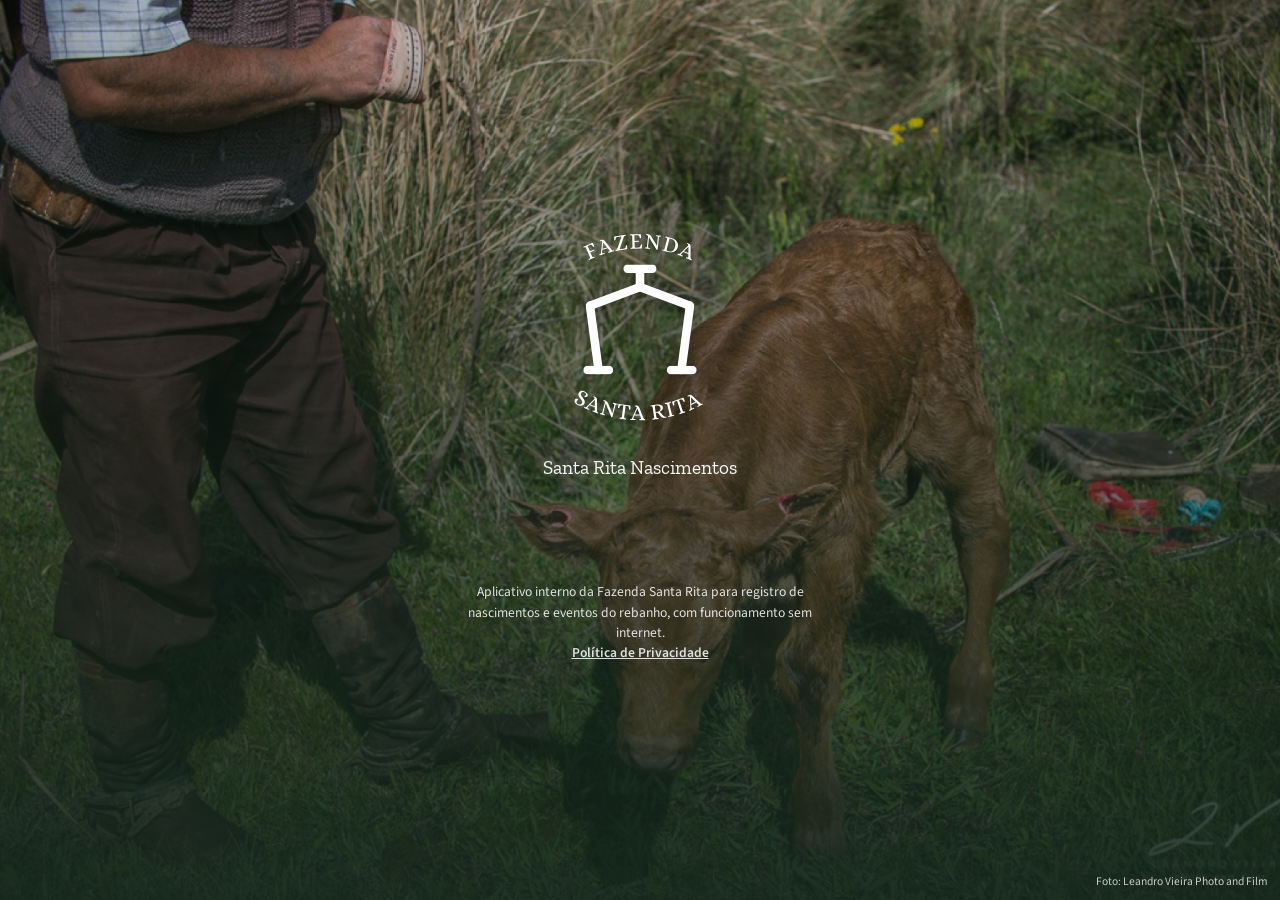
<file: index.html>
<!doctype html>
<html lang="pt-BR">
<head>
  <meta charset="utf-8">
  <meta name="viewport" content="width=device-width, initial-scale=1, viewport-fit=cover">
  <meta name="theme-color" content="#1f3a2c">
  <meta name="mobile-web-app-capable" content="yes">
  <meta name="apple-mobile-web-app-capable" content="yes">
  <meta name="apple-mobile-web-app-status-bar-style" content="black-translucent">
  <meta name="apple-mobile-web-app-title" content="Nascimentos">
  <title>Santa Rita Nascimentos</title>
  <link rel="manifest" href="manifest.webmanifest">
  <link rel="icon" href="img/icon-192.png?v=2">
  <link rel="apple-touch-icon" href="img/icon-180.png?v=2">
  <link rel="preconnect" href="https://fonts.googleapis.com">
  <link rel="preconnect" href="https://fonts.gstatic.com" crossorigin>
  <link href="https://fonts.googleapis.com/css2?family=Source+Sans+3:wght@400;600;700&family=Zilla+Slab:wght@500;600;700&display=swap" rel="stylesheet">
  <link rel="stylesheet" href="styles.css">
</head>
<body>

<!-- ===== Tela de entrada ===== -->
<section id="login" class="login" hidden>
  <div class="login-card">
    <img src="img/logo-branco.svg" alt="Fazenda Santa Rita" class="login-logo">
    <p class="login-sub">Santa Rita Nascimentos</p>
    <div id="gbtn" class="gbtn"></div>
    <p id="login-msg" class="login-msg"></p>
    <p class="login-sobre">Aplicativo interno da Fazenda Santa Rita para registro de nascimentos e eventos do rebanho, com funcionamento sem internet.<br>
      <a href="privacidade.html">Política de Privacidade</a></p>
  </div>
  <span class="credito">Foto: Leandro Vieira Photo and Film</span>
</section>

<!-- ===== App ===== -->
<div id="app" hidden>
  <header class="hero">
    <div class="hero-inner">
      <img src="img/logo-branco.svg" alt="Fazenda Santa Rita" class="hero-logo">
      <div class="hero-text">
        <div class="eyebrow">Santa Rita · Nascimentos</div>
        <h1 id="titulo">Caderno de Nascimentos</h1>
      </div>
      <div class="sync">
        <span id="sync-status" class="pill">…</span>
        <button id="btn-sync" class="btn-hero" type="button">Sincronizar</button>
      </div>
    </div>
  </header>

  <div id="relogin" class="banner" hidden>
    <span>Para enviar os registros à planilha, entre com o Google <b>uma última vez</b> neste aparelho. Depois disso, não será mais pedido.</span>
    <div id="relogin-btn"></div>
  </div>
  <div id="demo" class="banner banner-demo" hidden>
    <span>Modo demonstração: os registros ficam só neste aparelho. Configure o <code>config.js</code> para ligar a planilha.</span>
  </div>

  <main>
    <!-- Registrar -->
    <section id="tab-registrar" class="tab">
      <form id="form" class="card" novalidate autocomplete="off">
        <div class="card-head">
          <h2 id="form-titulo">Registrar nascimento</h2>
          <button type="button" id="btn-cancelar" class="btn-light" hidden>Cancelar edição</button>
        </div>
        <p class="muted">Funciona sem sinal: o registro fica salvo neste aparelho e sincroniza quando a internet voltar.</p>

        <div class="grid">
          <label class="field">
            <span>Data do nascimento</span>
            <input type="date" name="data" required>
          </label>
          <label class="field">
            <span>Brinco / ID da mãe</span>
            <div class="campo-brinco">
              <input type="text" name="mae" placeholder="Ex.: 214" required inputmode="numeric" autocomplete="off" autocorrect="off" autocapitalize="characters" spellcheck="false">
              <button type="button" class="btn-teclado" data-alvo="mae" aria-label="Trocar para letras">ABC</button>
            </div>
          </label>
          <p id="aviso" class="aviso full" hidden></p>

          <label class="field full">
            <span>Pai <small>(IA = touro da IATF/última IA · MN = monta natural)</small></span>
            <div class="campo-pai">
              <input type="text" name="pai" placeholder="Preenchido ao digitar a mãe" list="lista-pais" autocomplete="off">
              <div class="btns-pai" role="group" aria-label="Origem do pai">
                <button type="button" class="btn-pai" data-pai="IA">IA</button>
                <button type="button" class="btn-pai" data-pai="MN">MN</button>
              </div>
            </div>
            <datalist id="lista-pais"></datalist>
            <small id="dica-pai" class="dica"></small>
          </label>

          <label class="field">
            <span>Gestação <small>(dias)</small></span>
            <input type="number" name="gestacao" placeholder="Em branco se monta natural" inputmode="numeric" min="0" max="400">
          </label>
          <div class="field">
            <span>Gêmeos?</span>
            <div class="seg seg-2" role="radiogroup" id="seg-gemeo">
              <button type="button" data-v="Não" class="on">Não</button>
              <button type="button" data-v="Sim">Sim</button>
            </div>
          </div>

          <label class="field">
            <span>Brinco do terneiro <small>(opcional)</small></span>
            <div class="campo-brinco">
              <input type="text" name="brinco" placeholder="Se já identificado" inputmode="numeric" autocomplete="off" autocorrect="off" autocapitalize="characters" spellcheck="false">
              <button type="button" class="btn-teclado" data-alvo="brinco" aria-label="Trocar para letras">ABC</button>
            </div>
          </label>
          <label class="field">
            <span>Peso ao nascer <small>(kg, opcional)</small></span>
            <input type="number" name="peso" placeholder="Ex.: 32" inputmode="decimal" min="0" max="90" step="0.1">
          </label>
          <div class="field">
            <span>Sexo do terneiro</span>
            <div class="seg" role="radiogroup" id="seg-sexo">
              <button type="button" data-v="Fêmea">Fêmea</button>
              <button type="button" data-v="Macho">Macho</button>
              <button type="button" data-v="Não sei" class="on">Não sei</button>
            </div>
          </div>
          <label class="field">
            <span>Situação</span>
            <select name="situacao">
              <option>Vivo</option>
              <option>Enxertado</option>
              <option>Natimorto</option>
              <option>Morreu após o parto</option>
              <option>Aborto</option>
            </select>
          </label>

          <fieldset id="bloco-gemeo" class="gemeo full" hidden>
            <legend>2º terneiro</legend>
            <div class="grid">
              <label class="field">
                <span>Brinco do 2º terneiro <small>(opcional)</small></span>
                <div class="campo-brinco">
                  <input type="text" name="brinco2" placeholder="Se já identificado" inputmode="numeric" autocomplete="off" autocorrect="off" autocapitalize="characters" spellcheck="false">
                  <button type="button" class="btn-teclado" data-alvo="brinco2" aria-label="Trocar para letras">ABC</button>
                </div>
              </label>
              <label class="field">
                <span>Peso do 2º terneiro <small>(kg, opcional)</small></span>
                <input type="number" name="peso2" placeholder="Ex.: 32" inputmode="decimal" min="0" max="90" step="0.1">
              </label>
              <div class="field">
                <span>Sexo do 2º terneiro</span>
                <div class="seg" role="radiogroup" id="seg-sexo2">
                  <button type="button" data-v="Fêmea">Fêmea</button>
                  <button type="button" data-v="Macho">Macho</button>
                  <button type="button" data-v="Não sei" class="on">Não sei</button>
                </div>
              </div>
              <label class="field">
                <span>Situação do 2º terneiro</span>
                <select name="situacao2">
                  <option>Vivo</option>
                  <option>Enxertado</option>
                  <option>Natimorto</option>
                  <option>Morreu após o parto</option>
                  <option>Aborto</option>
                </select>
              </label>
            </div>
            <p class="muted">Serão salvas duas linhas, uma para cada terneiro, com os mesmos dados do parto.</p>
          </fieldset>

          <label class="field full">
            <span>Observações <small>(opcional)</small></span>
            <textarea name="obs" rows="3" placeholder="Parto, saúde, qualquer detalhe…"></textarea>
          </label>
        </div>

        <div class="actions">
          <button type="submit" class="btn-primary" id="btn-salvar">Salvar registro</button>
        </div>
      </form>

      <div class="card">
        <div class="card-head"><h2>Últimos registros</h2></div>
        <div id="ultimos" class="lista"></div>
      </div>
    </section>

    <!-- Consulta -->
    <section id="tab-consulta" class="tab" hidden>
      <div class="card">
        <div class="filtros">
          <input type="search" id="busca" placeholder="Buscar mãe, brinco, pai ou observação">
          <select id="f-situacao">
            <option value="">Todas as situações</option>
            <option value="vivos">Vivos</option>
            <option value="perdas">Perdas</option>
            <option>Vivo</option><option>Enxertado</option><option>Natimorto</option>
            <option>Morreu após o parto</option><option>Aborto</option>
          </select>
          <select id="f-sexo">
            <option value="">Ambos os sexos</option>
            <option>Fêmea</option><option>Macho</option><option>Não sei</option>
          </select>
          <select id="f-ano"></select>
        </div>
        <div class="lista-topo">
          <span id="contagem" class="muted"></span>
          <button type="button" id="btn-csv" class="btn-light">Baixar planilha (CSV)</button>
        </div>
      </div>
      <div id="lista" class="lista"></div>
      <button type="button" id="btn-mais" class="btn-light mais" hidden>Mostrar mais</button>
    </section>

    <!-- Painel -->
    <section id="tab-painel" class="tab" hidden>
      <div class="painel-topo">
        <h2>Resumo da parição</h2>
        <select id="p-ano"></select>
      </div>
      <div id="kpis" class="kpis"></div>
      <div class="painel-grid">
        <div class="card"><h3>Nascimentos por mês</h3><div id="g-mes" class="colunas"></div></div>
        <div class="card"><h3>Situação ao nascer</h3><div id="g-sit" class="barras"></div></div>
        <div class="card full">
          <h3>Peso ao nascer</h3>
          <p id="h-resumo" class="muted"></p>
          <div id="g-peso" class="hist"></div>
          <p id="h-info" class="h-info">Toque numa barra para ver a faixa.</p>
        </div>
        <div class="card full"><h3>Por pai (touro)</h3><div id="t-pai"></div></div>
      </div>
    </section>
  </main>

  <footer class="rodape">
    <span id="quem"></span>
    <button type="button" id="btn-sair" class="link">Sair</button>
    · <a href="privacidade.html" class="link">Privacidade</a>
  </footer>

  <nav class="tabbar">
    <button type="button" data-tab="registrar" class="on">
      <svg viewBox="0 0 24 24"><path d="M12 5v14M5 12h14"/></svg>Registrar
    </button>
    <button type="button" data-tab="consulta">
      <svg viewBox="0 0 24 24"><path d="M4 6h16M4 12h16M4 18h10"/></svg>Consulta
    </button>
    <button type="button" data-tab="painel">
      <svg viewBox="0 0 24 24"><path d="M5 20V11M12 20V5M19 20v-6"/></svg>Painel
    </button>
  </nav>
</div>

<div id="toast" class="toast" role="status" aria-live="polite"></div>

<script src="config.js"></script>
<script src="app.js"></script>
<script src="https://accounts.google.com/gsi/client" async defer></script>
</body>
</html>
</file>
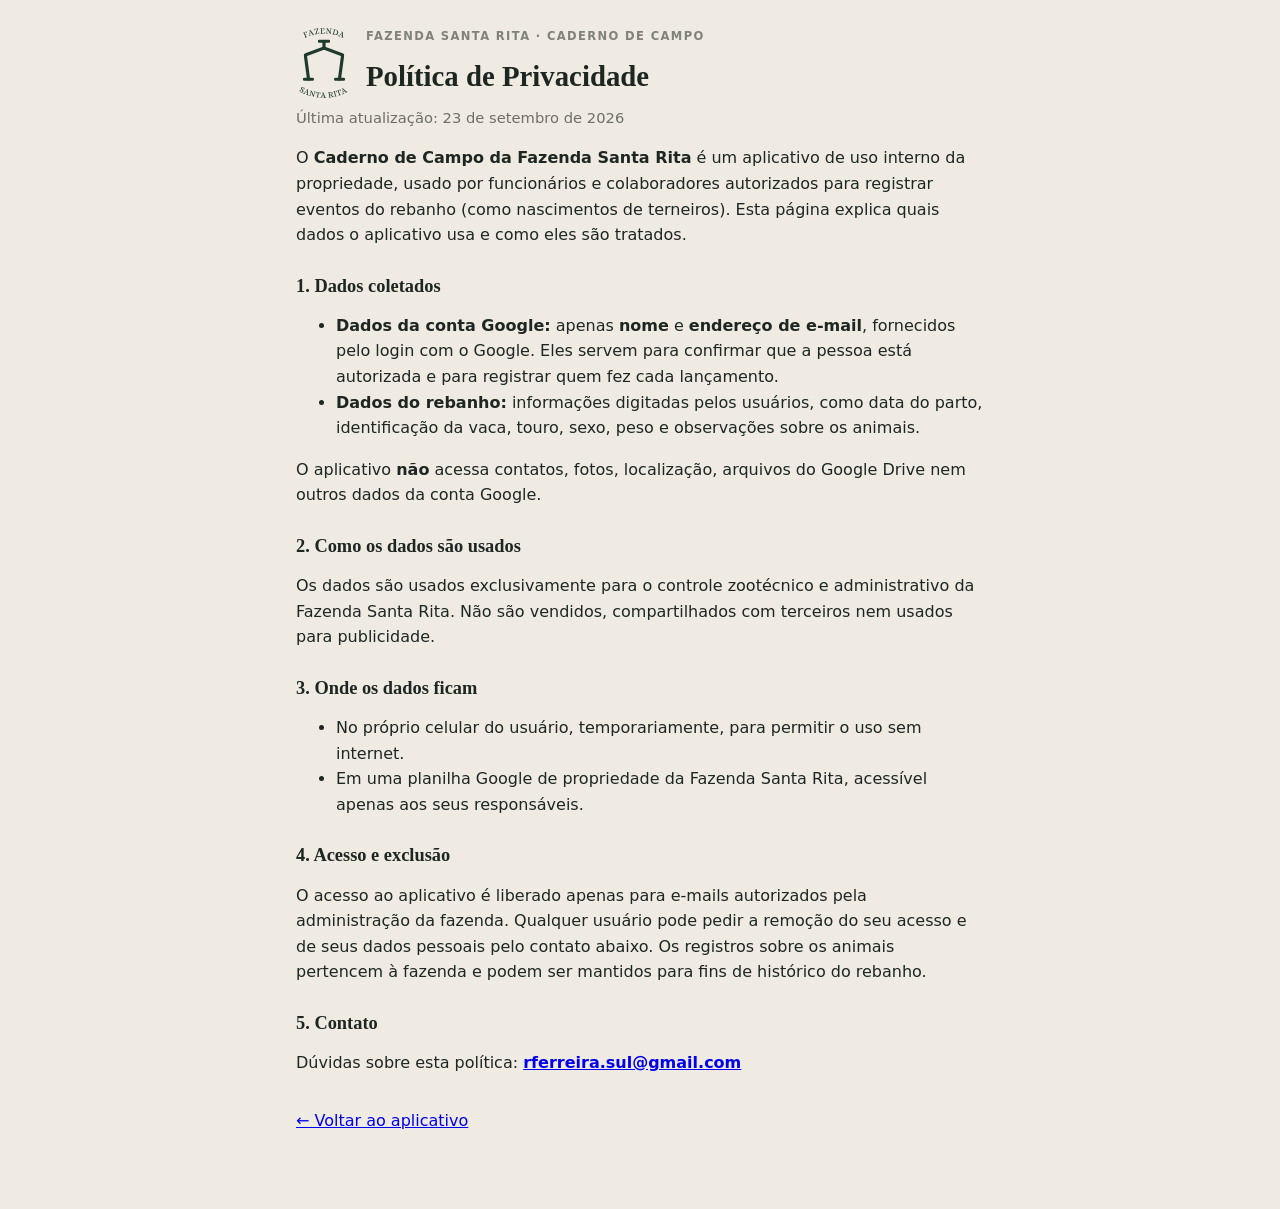
<file: privacidade.html>
<!doctype html>
<html lang="pt-BR">
<head>
  <meta charset="utf-8">
  <meta name="viewport" content="width=device-width, initial-scale=1">
  <title>Política de Privacidade · Fazenda Santa Rita</title>
  <link rel="icon" href="img/icon-192.png?v=2">
  <link rel="stylesheet" href="styles.css">
  <style>
    .doc { max-width: 720px; margin: 0 auto; padding: 24px 16px 60px; }
    .doc h1 { font-size: 1.8rem; margin: 16px 0 4px; }
    .doc h2 { font-size: 1.15rem; margin: 28px 0 8px; }
    .doc p, .doc li { line-height: 1.6; }
    .doc .topo { display: flex; align-items: center; gap: 14px; }
    .doc .topo img { width: 56px; }
  </style>
</head>
<body>
<main class="doc">
  <div class="topo">
    <img src="img/logo.svg" alt="Fazenda Santa Rita">
    <div>
      <div class="eyebrow" style="color:var(--muted)">Fazenda Santa Rita · Caderno de Campo</div>
      <h1>Política de Privacidade</h1>
    </div>
  </div>
  <p class="muted">Última atualização: 23 de setembro de 2026</p>

  <p>O <b>Caderno de Campo da Fazenda Santa Rita</b> é um aplicativo de uso interno da propriedade,
  usado por funcionários e colaboradores autorizados para registrar eventos do rebanho
  (como nascimentos de terneiros). Esta página explica quais dados o aplicativo usa e como eles são tratados.</p>

  <h2>1. Dados coletados</h2>
  <ul>
    <li><b>Dados da conta Google:</b> apenas <b>nome</b> e <b>endereço de e-mail</b>, fornecidos pelo login com o Google.
      Eles servem para confirmar que a pessoa está autorizada e para registrar quem fez cada lançamento.</li>
    <li><b>Dados do rebanho:</b> informações digitadas pelos usuários, como data do parto, identificação da vaca,
      touro, sexo, peso e observações sobre os animais.</li>
  </ul>
  <p>O aplicativo <b>não</b> acessa contatos, fotos, localização, arquivos do Google Drive nem outros dados da conta Google.</p>

  <h2>2. Como os dados são usados</h2>
  <p>Os dados são usados exclusivamente para o controle zootécnico e administrativo da Fazenda Santa Rita.
  Não são vendidos, compartilhados com terceiros nem usados para publicidade.</p>

  <h2>3. Onde os dados ficam</h2>
  <ul>
    <li>No próprio celular do usuário, temporariamente, para permitir o uso sem internet.</li>
    <li>Em uma planilha Google de propriedade da Fazenda Santa Rita, acessível apenas aos seus responsáveis.</li>
  </ul>

  <h2>4. Acesso e exclusão</h2>
  <p>O acesso ao aplicativo é liberado apenas para e-mails autorizados pela administração da fazenda.
  Qualquer usuário pode pedir a remoção do seu acesso e de seus dados pessoais pelo contato abaixo.
  Os registros sobre os animais pertencem à fazenda e podem ser mantidos para fins de histórico do rebanho.</p>

  <h2>5. Contato</h2>
  <p>Dúvidas sobre esta política: <a href="mailto:rferreira.sul@gmail.com"><b>rferreira.sul@gmail.com</b></a></p>

  <p style="margin-top:32px"><a href="./">← Voltar ao aplicativo</a></p>
</main>
</body>
</html>
</file>
<file: styles.css>
:root {
  --bg: #efebe3;
  --card: #ffffff;
  --field: #ece8df;
  --ink: #1d2621;
  --muted: #6d6f66;
  --line: #ddd6c8;
  --brand: #1f3a2c;        /* verde do campo */
  --primary: #27495a;      /* azul-petróleo dos botões */
  --vivo: #2f7a43;
  --vivo-bg: #e1f0e3;
  --perda: #b3362f;
  --perda-bg: #f8dfdc;
  --enx: #b26b12;
  --enx-bg: #f7ead6;
  --rust: #a4532b;         /* pelagem do terneiro */
  --tag: #2aa7b8;          /* brinco azul */
  --radius: 14px;
  --serif: "Zilla Slab", Georgia, serif;
  --sans: "Source Sans 3", system-ui, -apple-system, "Segoe UI", sans-serif;
  color-scheme: light;
}

* { box-sizing: border-box; }
html, body { margin: 0; }
body {
  background: var(--bg);
  color: var(--ink);
  font: 16px/1.4 var(--sans);
  -webkit-tap-highlight-color: transparent;
}
[hidden] { display: none !important; }
button, input, select, textarea { font: inherit; color: inherit; }
button { cursor: pointer; }
h1, h2, h3 { font-family: var(--serif); margin: 0; line-height: 1.15; }
h2 { font-size: 1.25rem; }
h3 { font-size: 1.05rem; margin-bottom: 12px; }
.muted { color: var(--muted); font-size: .92rem; margin: 4px 0 14px; }
code { background: #0000000f; padding: 1px 5px; border-radius: 4px; }

/* ---------- Entrada ---------- */
.login {
  min-height: 100dvh;
  display: grid;
  place-items: center;
  padding: 24px 16px;
  background:
    linear-gradient(180deg, rgba(20, 38, 28, .25) 0%, rgba(20, 38, 28, .55) 45%, rgba(20, 38, 28, .9) 100%),
    url("img/fundo-4.jpg") 58% center / cover no-repeat;
  position: relative;
  color: #fff;
}
.credito { position: absolute; right: 12px; bottom: calc(10px + env(safe-area-inset-bottom)); font-size: .72rem; opacity: .75; }
.login-card { text-align: center; max-width: 360px; width: 100%; }
.login-sobre { margin-top: 28px; font-size: .85rem; opacity: .85; line-height: 1.5; }
.login-sobre a { color: #fff; font-weight: 600; }
.login-logo { width: 150px; height: auto; filter: drop-shadow(0 2px 8px rgba(0,0,0,.35)); }
.login-sub { font-family: var(--serif); font-size: 1.2rem; margin: 18px 0 28px; opacity: .95; }
.gbtn { display: flex; justify-content: center; min-height: 44px; }
.login-msg { margin-top: 18px; font-size: .95rem; background: rgba(0,0,0,.35); border-radius: 10px; padding: 0; }
.login-msg:not(:empty) { padding: 10px 12px; }

/* ---------- Cabeçalho ---------- */
.hero {
  background:
    linear-gradient(90deg, rgba(20, 38, 28, .92) 0%, rgba(20, 38, 28, .7) 45%, rgba(20, 38, 28, .25) 100%),
    url("img/fundo-1.jpg") right bottom / cover no-repeat;
  color: #fff;
  padding: calc(env(safe-area-inset-top) + 14px) 16px 18px;
}
.hero-inner {
  max-width: 900px;
  margin: 0 auto;
  display: grid;
  grid-template-columns: auto 1fr;
  grid-template-areas: "logo text" "sync sync";
  gap: 10px 14px;
  align-items: center;
}
.hero-logo { grid-area: logo; width: 58px; height: auto; }
.hero-text { grid-area: text; }
.eyebrow { text-transform: uppercase; letter-spacing: .12em; font-size: .72rem; font-weight: 700; opacity: .85; }
.hero h1 { font-size: 1.55rem; margin-top: 2px; }
.sync { grid-area: sync; display: flex; gap: 8px; align-items: center; }
.pill {
  display: inline-flex; align-items: center; gap: 6px;
  padding: 5px 12px; border-radius: 999px;
  background: rgba(255,255,255,.92); color: var(--ink);
  font-size: .85rem; font-weight: 600;
}
.pill::before { content: ""; width: 8px; height: 8px; border-radius: 50%; background: var(--muted); }
.pill.ok::before { background: var(--vivo); }
.pill.pend::before { background: var(--enx); }
.pill.off::before { background: var(--perda); }
.btn-hero {
  border: 1px solid rgba(255,255,255,.7); background: rgba(255,255,255,.12);
  color: #fff; border-radius: 999px; padding: 5px 14px; font-weight: 600; font-size: .85rem;
}
@media (min-width: 720px) {
  .hero-inner { grid-template-columns: auto 1fr auto; grid-template-areas: "logo text sync"; }
  .hero-logo { width: 72px; }
  .hero h1 { font-size: 1.9rem; }
}

.banner {
  max-width: 900px; margin: 12px auto 0; padding: 12px 14px;
  background: var(--enx-bg); color: #6b4108; border-radius: 12px;
  display: flex; flex-wrap: wrap; gap: 10px; align-items: center; justify-content: space-between;
  font-size: .95rem;
}
.banner-demo { background: #e3edf1; color: var(--primary); }
@media (max-width: 932px) { .banner { margin: 12px 16px 0; } }

/* ---------- Layout ---------- */
main { max-width: 900px; margin: 0 auto; padding: 16px 16px 8px; }
.card {
  background: var(--card); border: 1px solid var(--line); border-radius: var(--radius);
  padding: 18px; margin-bottom: 16px; box-shadow: 0 1px 2px rgba(0,0,0,.03);
}
.card-head { display: flex; justify-content: space-between; align-items: center; gap: 10px; }

/* ---------- Formulário ---------- */
.grid { display: grid; grid-template-columns: 1fr 1fr; gap: 14px 16px; }
.field { display: flex; flex-direction: column; gap: 6px; min-width: 0; }
.field > span { font-weight: 600; font-size: .92rem; }
.field small { font-weight: 400; color: var(--muted); }
.full { grid-column: 1 / -1; }
@media (max-width: 560px) { .grid { grid-template-columns: 1fr; } }

input, select, textarea {
  width: 100%; border: 1px solid transparent; background: var(--field);
  border-radius: 10px; padding: 12px 12px; min-height: 48px; font-size: 1rem;
}
textarea { resize: vertical; min-height: 84px; }
input[type="date"] { -webkit-appearance: none; appearance: none; display: block; min-width: 0; text-align: left; }
input[type="date"]::-webkit-date-and-time-value { text-align: left; }
select { appearance: none; background-image: linear-gradient(45deg, transparent 50%, var(--muted) 50%), linear-gradient(135deg, var(--muted) 50%, transparent 50%); background-position: calc(100% - 18px) 50%, calc(100% - 13px) 50%; background-size: 5px 5px; background-repeat: no-repeat; padding-right: 34px; }
input:focus, select:focus, textarea:focus { outline: none; border-color: var(--primary); background: #fff; }
input.erro { border-color: var(--perda); background: #fff5f4; }
.campo-brinco { position: relative; }
.campo-brinco input { padding-right: 70px; }
.btn-teclado {
  position: absolute; right: 7px; top: 50%; transform: translateY(-50%);
  min-width: 54px; height: 34px; border: 1px solid var(--line); border-radius: 8px;
  background: #fff; color: var(--primary); font-weight: 700; font-size: .85rem;
}
.dica { color: var(--primary) !important; font-size: .88rem; min-height: 1em; }

.seg { display: grid; grid-template-columns: repeat(3, 1fr); background: var(--field); border-radius: 10px; padding: 3px; gap: 3px; min-height: 48px; }
.seg-2 { grid-template-columns: repeat(2, 1fr); }
.gemeo { border: 1px dashed var(--primary); border-radius: 12px; padding: 12px 14px 4px; margin: 0; background: #f5f8f9; }
.gemeo legend { font-weight: 700; color: var(--primary); padding: 0 6px; }
.gemeo .muted { margin: 10px 0 8px; }
.badge.gem { background: #e3edf1; color: var(--primary); }
.seg button { border: 0; background: transparent; border-radius: 8px; font-weight: 600; color: var(--muted); }
.seg button.on { background: var(--primary); color: #fff; }

.aviso { background: var(--enx-bg); color: #6b4108; padding: 10px 12px; border-radius: 10px; margin: 0; font-size: .95rem; }
.campo-pai { position: relative; }
.campo-pai input { padding-right: 106px; }
.btns-pai { position: absolute; right: 7px; top: 50%; transform: translateY(-50%); display: flex; gap: 5px; }
.btn-pai {
  min-width: 44px; height: 34px; border: 1px solid var(--line); border-radius: 8px;
  background: #fff; color: var(--primary); font-weight: 700; font-size: .85rem;
}
.btn-pai.on { background: var(--primary); border-color: var(--primary); color: #fff; }
.actions { display: flex; justify-content: flex-end; margin-top: 16px; }
.btn-primary {
  background: var(--primary); color: #fff; border: 0; border-radius: 10px;
  padding: 13px 26px; font-weight: 700; font-size: 1rem; min-height: 48px;
}
.btn-primary:active { transform: translateY(1px); }
@media (max-width: 560px) { .btn-primary { width: 100%; } }
.btn-light {
  background: #fff; border: 1px solid var(--line); border-radius: 9px;
  padding: 7px 12px; font-weight: 600; font-size: .9rem; color: var(--primary);
}
.btn-light.perigo { color: var(--perda); }
.link { background: none; border: 0; color: var(--primary); font-weight: 600; text-decoration: underline; }

/* ---------- Lista de registros ---------- */
.lista { display: flex; flex-direction: column; gap: 10px; }
.reg {
  display: grid; grid-template-columns: 58px 1fr auto; gap: 12px; align-items: start;
  background: var(--card); border: 1px solid var(--line); border-left: 4px solid var(--vivo);
  border-radius: 12px; padding: 12px 14px;
}
.reg.perda { border-left-color: var(--perda); }
.reg.enx { border-left-color: var(--enx); }
.reg-data b { display: block; font-family: var(--serif); font-size: 1.05rem; }
.reg-data span { color: var(--muted); font-size: .8rem; }
.reg-mae { font-weight: 700; font-size: 1.05rem; display: flex; align-items: center; gap: 8px; flex-wrap: wrap; }
.reg-info { color: var(--muted); font-size: .92rem; margin-top: 2px; display: flex; flex-wrap: wrap; gap: 4px 14px; }
.reg-obs { margin-top: 4px; font-size: .95rem; }
.reg-dir { display: flex; flex-direction: column; align-items: flex-end; gap: 8px; }
.reg-dir .btns { display: flex; gap: 6px; }
.estado { font-size: .78rem; color: var(--muted); white-space: nowrap; }
.estado.pend { color: var(--enx); font-weight: 600; }
.badge { font-size: .7rem; font-weight: 700; letter-spacing: .04em; text-transform: uppercase; padding: 2px 8px; border-radius: 999px; background: var(--vivo-bg); color: var(--vivo); }
.badge.perda { background: var(--perda-bg); color: var(--perda); }
.badge.enx { background: var(--enx-bg); color: var(--enx); }
.vazio { text-align: center; color: var(--muted); padding: 24px 8px; }
@media (max-width: 560px) {
  .reg { grid-template-columns: 50px 1fr; }
  .reg-dir { grid-column: 1 / -1; flex-direction: row; justify-content: space-between; align-items: center; }
}
#ultimos .reg { border-top: 0; border-right: 0; border-bottom: 0; border-radius: 0 10px 10px 0; background: #faf8f4; }

.filtros { display: grid; grid-template-columns: 2fr 1fr 1fr 1fr; gap: 10px; }
@media (max-width: 720px) { .filtros { grid-template-columns: 1fr 1fr; } .filtros input { grid-column: 1 / -1; } }
.lista-topo { display: flex; justify-content: space-between; align-items: center; margin-top: 12px; gap: 10px; }
.lista-topo .muted { margin: 0; }
.mais { display: block; margin: 16px auto; }

/* ---------- Painel ---------- */
.painel-topo { display: flex; justify-content: space-between; align-items: center; margin-bottom: 14px; gap: 12px; }
.painel-topo select { width: auto; min-width: 130px; background-color: #fff; border-color: var(--line); }
.kpis { display: grid; grid-template-columns: repeat(auto-fit, minmax(130px, 1fr)); gap: 10px; margin-bottom: 16px; }
.kpi { background: var(--card); border: 1px solid var(--line); border-radius: 12px; padding: 14px 10px; text-align: center; }
.kpi b { display: block; font-family: var(--serif); font-size: 1.9rem; line-height: 1.1; }
.kpi span { display: block; text-transform: uppercase; font-size: .72rem; letter-spacing: .08em; color: var(--muted); font-weight: 700; margin-top: 4px; }
.kpi small { display: block; color: var(--muted); font-size: .8rem; margin-top: 2px; }
.kpi.perda b { color: var(--perda); }
.kpi.vivo b { color: var(--vivo); }
.painel-grid { display: grid; grid-template-columns: 1fr 1fr; gap: 0 16px; }
@media (max-width: 720px) { .painel-grid { grid-template-columns: 1fr; } }

.colunas { display: flex; align-items: flex-end; gap: 4px; height: 170px; padding-top: 18px; }
.col { flex: 1; display: flex; flex-direction: column; align-items: center; justify-content: flex-end; height: 100%; min-width: 0; }
.col i { display: block; width: 100%; max-width: 30px; background: var(--primary); border-radius: 4px 4px 0 0; min-height: 2px; }
.col em { font-style: normal; font-size: .75rem; font-weight: 700; margin-bottom: 3px; }
.col span { font-size: .72rem; color: var(--muted); margin-top: 5px; }
.hist { padding: 0 12px; }
.hist-barras { display: flex; align-items: flex-end; gap: 2px; height: 180px; padding-top: 20px; border-bottom: 2px solid var(--muted); }
.hist .col { flex: 1; display: flex; flex-direction: column; align-items: center; justify-content: flex-end; height: 100%; min-width: 0;
  background: none; border: 0; padding: 0; cursor: pointer; font: inherit; color: inherit; }
.hist .col i { display: block; width: 100%; max-width: none; min-height: 0; background: var(--primary); border-radius: 4px 4px 0 0; }
.hist .col em { font-style: normal; font-size: .75rem; font-weight: 700; margin-bottom: 3px; }
.hist .col.sel i { background: var(--rust); }
.hist-eixo { position: relative; height: 24px; }
.hist-eixo span { position: absolute; top: 0; transform: translateX(-50%); padding-top: 6px; font-size: .75rem; color: var(--muted); white-space: nowrap; }
.hist-eixo span::before { content: ""; position: absolute; top: 0; left: 50%; width: 1px; height: 5px; background: var(--muted); }
.hist-titulo { text-align: center; font-size: .78rem; color: var(--muted); margin-top: 2px; }
.h-info { margin: 10px 0 0; font-size: .9rem; font-weight: 600; color: var(--ink); }
#h-resumo { margin-top: -4px; }
.barras { display: flex; flex-direction: column; gap: 10px; }
.barra { display: grid; grid-template-columns: 130px 1fr 42px; align-items: center; gap: 8px; font-size: .92rem; }
.barra .trilho { background: var(--field); border-radius: 6px; height: 14px; overflow: hidden; }
.barra .trilho i { display: block; height: 100%; background: var(--vivo); border-radius: 6px; }
.barra.perda .trilho i { background: var(--perda); }
.barra.enx .trilho i { background: var(--enx); }
.barra b { text-align: right; }
table { width: 100%; border-collapse: collapse; font-size: .95rem; }
th, td { text-align: left; padding: 8px 6px; border-bottom: 1px solid var(--line); }
th { font-size: .75rem; text-transform: uppercase; letter-spacing: .06em; color: var(--muted); }
td.n, th.n { text-align: right; font-variant-numeric: tabular-nums; }

/* ---------- Rodapé e navegação ---------- */
.rodape { max-width: 900px; margin: 0 auto; padding: 8px 16px calc(100px + env(safe-area-inset-bottom)); display: flex; justify-content: center; gap: 10px; color: var(--muted); font-size: .88rem; }
.tabbar {
  position: fixed; left: 0; right: 0; bottom: 0; z-index: 10;
  display: grid; grid-template-columns: repeat(3, 1fr);
  background: var(--brand); padding: 6px 8px calc(6px + env(safe-area-inset-bottom));
}
body.digitando .tabbar { display: none; }
.tabbar button {
  background: none; border: 0; color: rgba(255,255,255,.7); font-weight: 600; font-size: .8rem;
  display: flex; flex-direction: column; align-items: center; gap: 2px; padding: 6px 0; border-radius: 10px;
}
.tabbar button.on { color: #fff; background: rgba(255,255,255,.12); }
.tabbar svg { width: 24px; height: 24px; fill: none; stroke: currentColor; stroke-width: 2.4; stroke-linecap: round; }

.toast {
  position: fixed; left: 50%; bottom: calc(86px + env(safe-area-inset-bottom)); transform: translate(-50%, 20px);
  background: var(--ink); color: #fff; padding: 11px 18px; border-radius: 10px; font-size: .95rem;
  opacity: 0; pointer-events: none; transition: .25s; max-width: calc(100% - 32px); text-align: center; z-index: 20;
}
.toast.on { opacity: 1; transform: translate(-50%, 0); }
</file>
